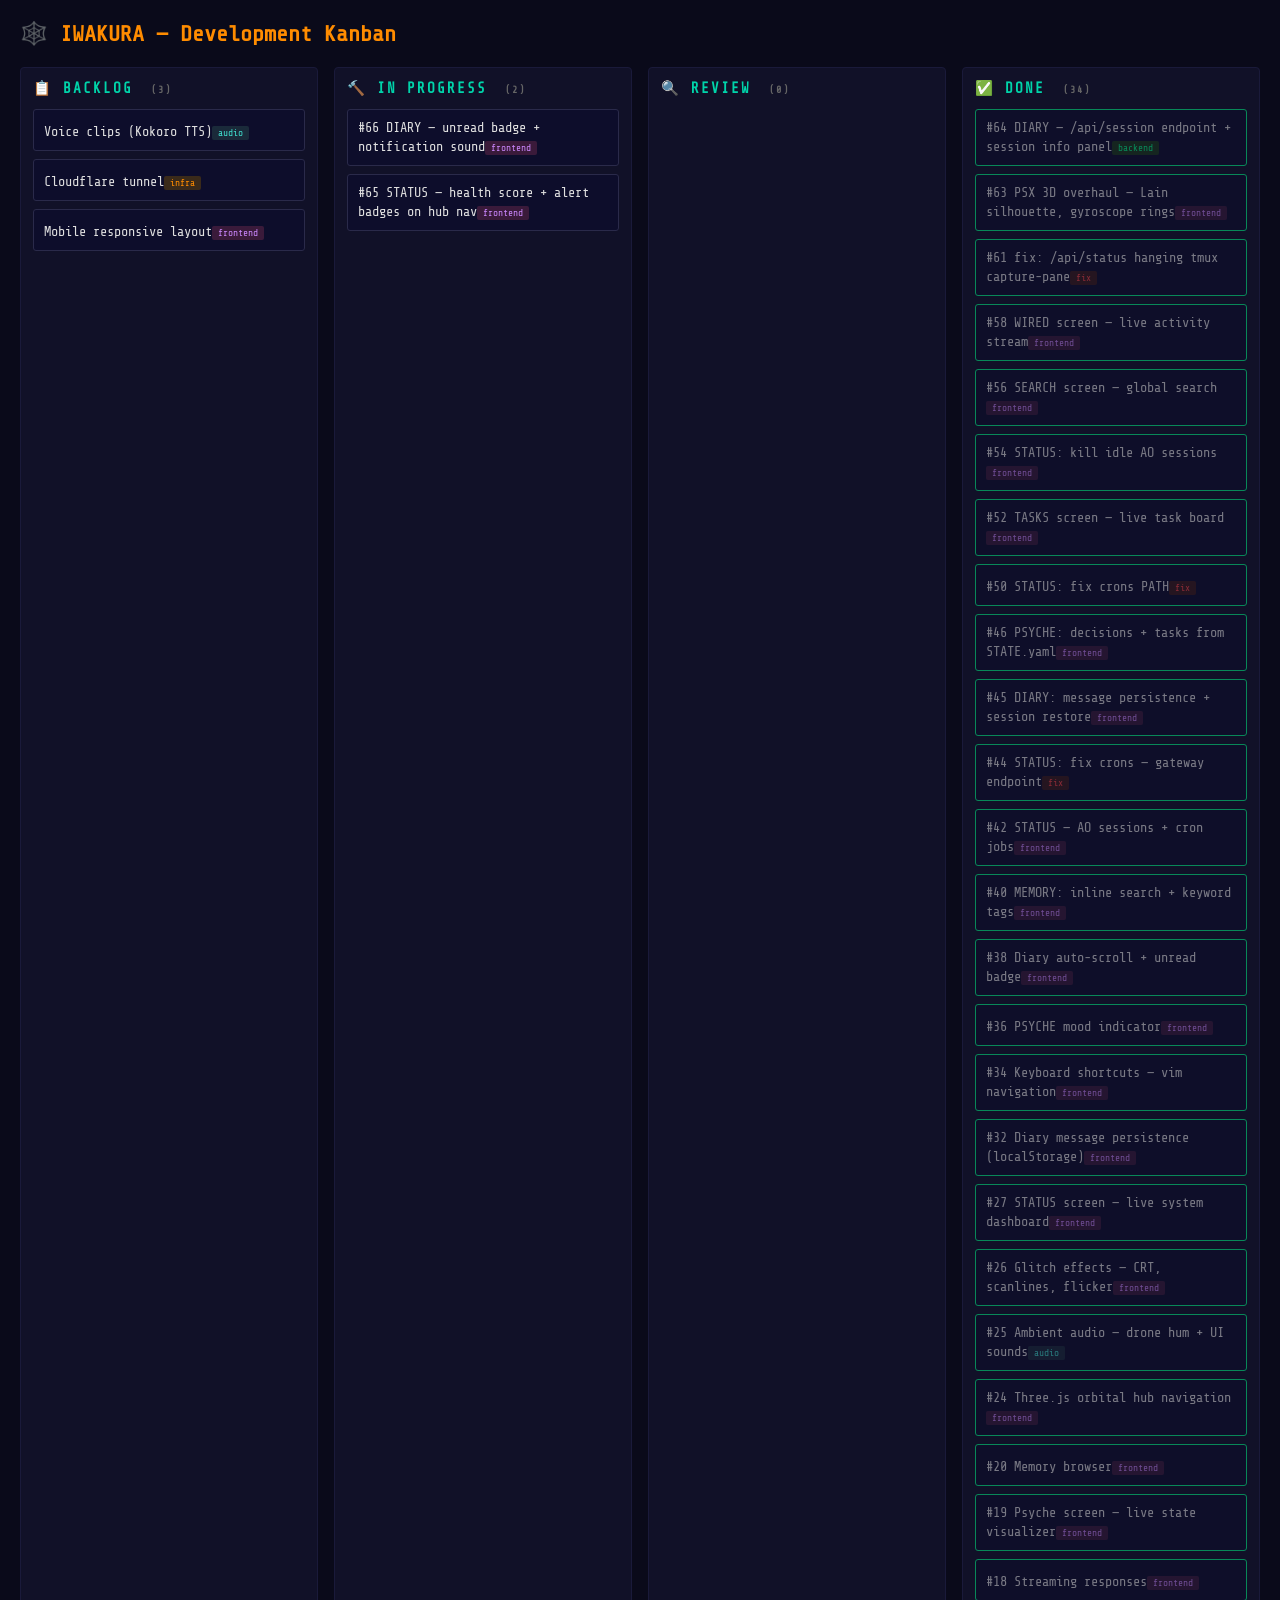
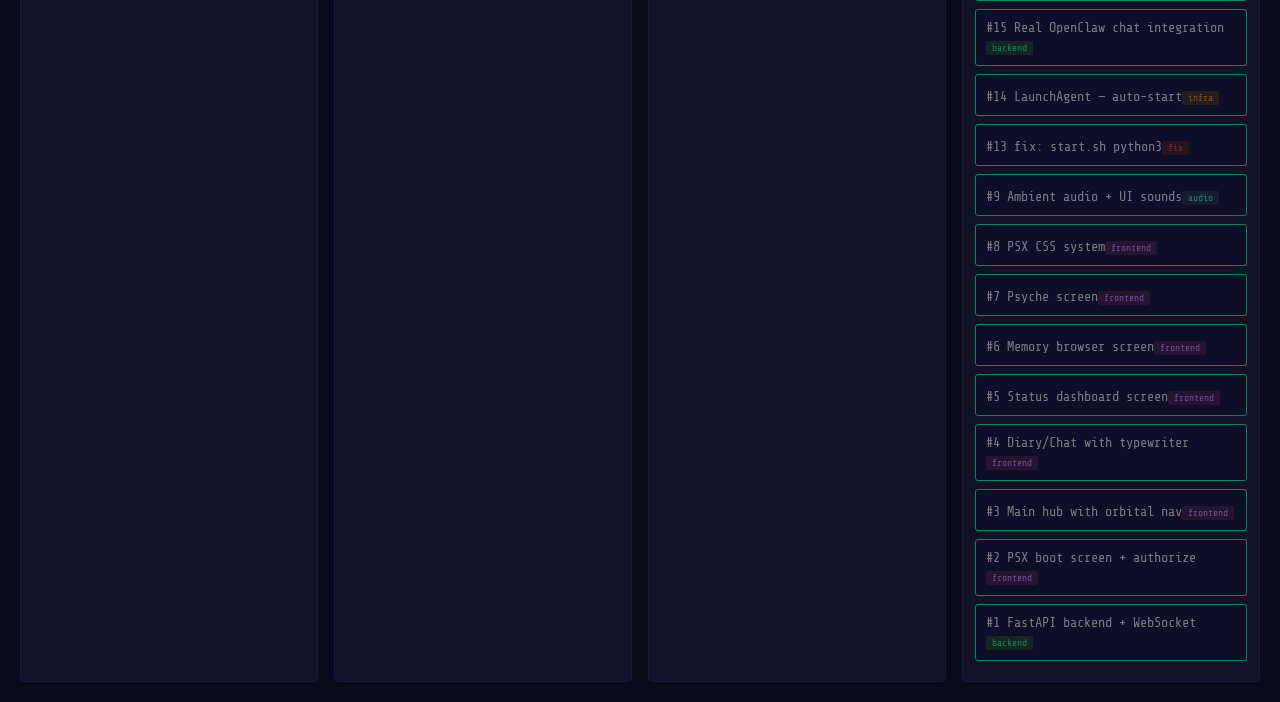
<file: frontend/kanban.html>
<!DOCTYPE html>
<html lang="en">
<head>
<meta charset="UTF-8">
<meta name="viewport" content="width=device-width, initial-scale=1.0">
<title>Iwakura — Kanban</title>
<style>
  * { margin: 0; padding: 0; box-sizing: border-box; }
  body { font-family: 'Share Tech Mono', monospace; background: #0a0a1a; color: #e0e0e0; padding: 20px; }
  h1 { color: #ff8c00; margin-bottom: 20px; font-size: 1.4em; }
  .board { display: flex; gap: 16px; overflow-x: auto; }
  .column { flex: 1; min-width: 250px; background: #111128; border: 1px solid #1a1a3a; border-radius: 4px; padding: 12px; }
  .column h2 { font-size: 0.9em; color: #00d4aa; margin-bottom: 12px; text-transform: uppercase; letter-spacing: 2px; }
  .card { background: #0d0d2b; border: 1px solid #2a2a4a; border-radius: 3px; padding: 10px; margin-bottom: 8px; font-size: 0.85em; }
  .card .tag { display: inline-block; font-size: 0.7em; padding: 2px 6px; border-radius: 2px; margin-top: 6px; }
  .tag.backend { background: #1a3a1a; color: #00ff88; }
  .tag.frontend { background: #3a1a3a; color: #cc88ff; }
  .tag.infra { background: #3a2a1a; color: #ff8c00; }
  .tag.audio { background: #1a2a3a; color: #40e0d0; }
  .tag.fix { background: #3a1a1a; color: #ff4444; }
  .priority { color: #ff4444; font-size: 0.7em; }
  .done .card { opacity: 0.5; border-color: #00ff88; }
  .count { font-size: 0.7em; color: #666; margin-left: 8px; }
  @import url('https://fonts.googleapis.com/css2?family=Share+Tech+Mono&display=swap');
</style>
<link href="https://fonts.googleapis.com/css2?family=Share+Tech+Mono&display=swap" rel="stylesheet">
</head>
<body>
<h1>🕸️ IWAKURA — Development Kanban</h1>
<div class="board">

<div class="column">
  <h2>📋 Backlog <span class="count">(3)</span></h2>
  <div class="card">Voice clips (Kokoro TTS)<span class="tag audio">audio</span></div>
  <div class="card">Cloudflare tunnel<span class="tag infra">infra</span></div>
  <div class="card">Mobile responsive layout<span class="tag frontend">frontend</span></div>
</div>

<div class="column">
  <h2>🔨 In Progress <span class="count">(2)</span></h2>
  <div class="card">#66 DIARY — unread badge + notification sound<span class="tag frontend">frontend</span></div>
  <div class="card">#65 STATUS — health score + alert badges on hub nav<span class="tag frontend">frontend</span></div>
</div>

<div class="column">
  <h2>🔍 Review <span class="count">(0)</span></h2>
</div>

<div class="column done">
  <h2>✅ Done <span class="count">(34)</span></h2>
  <div class="card">#64 DIARY — /api/session endpoint + session info panel<span class="tag backend">backend</span></div>
  <div class="card">#63 PSX 3D overhaul — Lain silhouette, gyroscope rings<span class="tag frontend">frontend</span></div>
  <div class="card">#61 fix: /api/status hanging tmux capture-pane<span class="tag fix">fix</span></div>
  <div class="card">#58 WIRED screen — live activity stream<span class="tag frontend">frontend</span></div>
  <div class="card">#56 SEARCH screen — global search<span class="tag frontend">frontend</span></div>
  <div class="card">#54 STATUS: kill idle AO sessions<span class="tag frontend">frontend</span></div>
  <div class="card">#52 TASKS screen — live task board<span class="tag frontend">frontend</span></div>
  <div class="card">#50 STATUS: fix crons PATH<span class="tag fix">fix</span></div>
  <div class="card">#46 PSYCHE: decisions + tasks from STATE.yaml<span class="tag frontend">frontend</span></div>
  <div class="card">#45 DIARY: message persistence + session restore<span class="tag frontend">frontend</span></div>
  <div class="card">#44 STATUS: fix crons — gateway endpoint<span class="tag fix">fix</span></div>
  <div class="card">#42 STATUS — AO sessions + cron jobs<span class="tag frontend">frontend</span></div>
  <div class="card">#40 MEMORY: inline search + keyword tags<span class="tag frontend">frontend</span></div>
  <div class="card">#38 Diary auto-scroll + unread badge<span class="tag frontend">frontend</span></div>
  <div class="card">#36 PSYCHE mood indicator<span class="tag frontend">frontend</span></div>
  <div class="card">#34 Keyboard shortcuts — vim navigation<span class="tag frontend">frontend</span></div>
  <div class="card">#32 Diary message persistence (localStorage)<span class="tag frontend">frontend</span></div>
  <div class="card">#27 STATUS screen — live system dashboard<span class="tag frontend">frontend</span></div>
  <div class="card">#26 Glitch effects — CRT, scanlines, flicker<span class="tag frontend">frontend</span></div>
  <div class="card">#25 Ambient audio — drone hum + UI sounds<span class="tag audio">audio</span></div>
  <div class="card">#24 Three.js orbital hub navigation<span class="tag frontend">frontend</span></div>
  <div class="card">#20 Memory browser<span class="tag frontend">frontend</span></div>
  <div class="card">#19 Psyche screen — live state visualizer<span class="tag frontend">frontend</span></div>
  <div class="card">#18 Streaming responses<span class="tag frontend">frontend</span></div>
  <div class="card">#15 Real OpenClaw chat integration<span class="tag backend">backend</span></div>
  <div class="card">#14 LaunchAgent — auto-start<span class="tag infra">infra</span></div>
  <div class="card">#13 fix: start.sh python3<span class="tag fix">fix</span></div>
  <div class="card">#9 Ambient audio + UI sounds<span class="tag audio">audio</span></div>
  <div class="card">#8 PSX CSS system<span class="tag frontend">frontend</span></div>
  <div class="card">#7 Psyche screen<span class="tag frontend">frontend</span></div>
  <div class="card">#6 Memory browser screen<span class="tag frontend">frontend</span></div>
  <div class="card">#5 Status dashboard screen<span class="tag frontend">frontend</span></div>
  <div class="card">#4 Diary/Chat with typewriter<span class="tag frontend">frontend</span></div>
  <div class="card">#3 Main hub with orbital nav<span class="tag frontend">frontend</span></div>
  <div class="card">#2 PSX boot screen + authorize<span class="tag frontend">frontend</span></div>
  <div class="card">#1 FastAPI backend + WebSocket<span class="tag backend">backend</span></div>
</div>

</div>
</body>
</html>
</file>
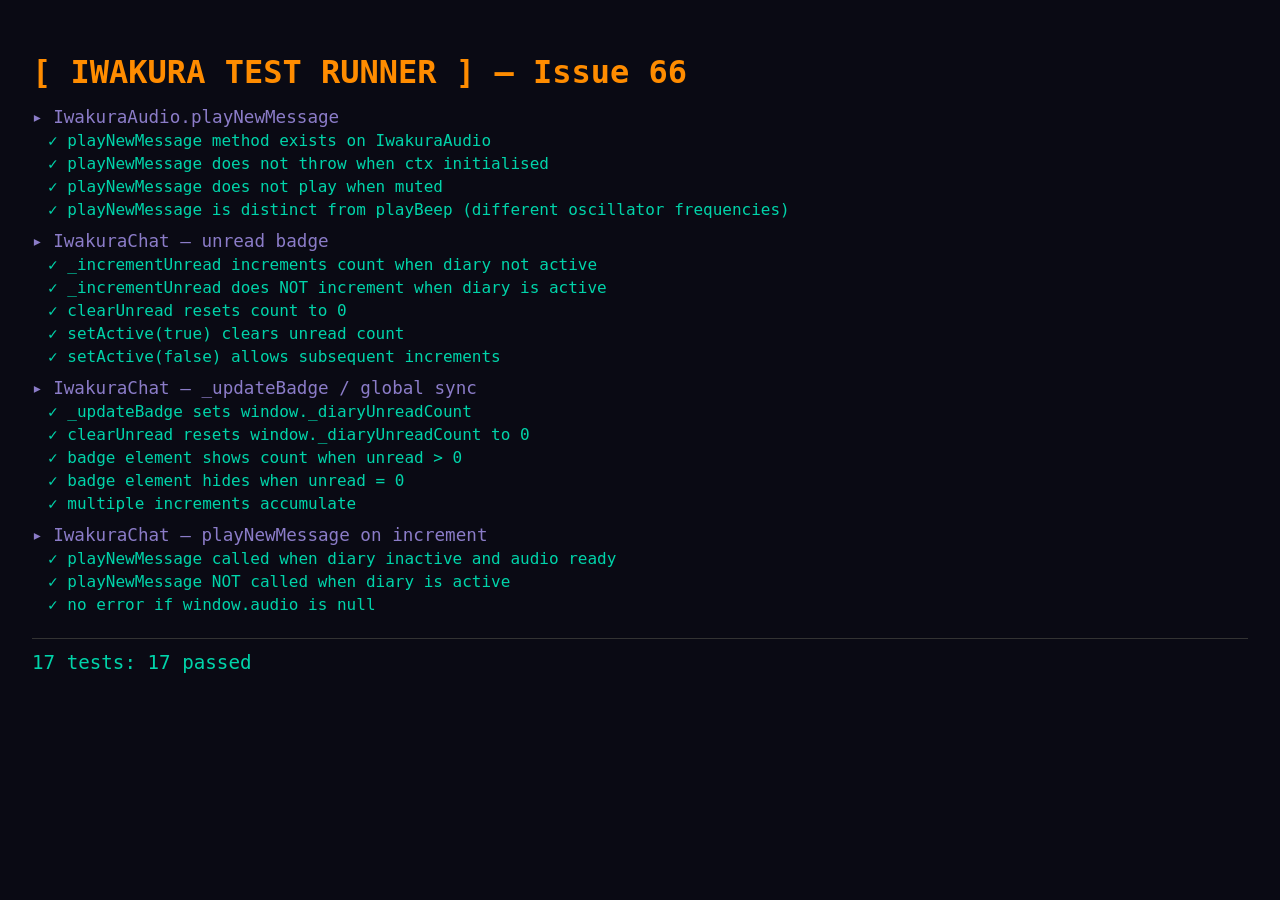
<file: tests/test-issue-66.html>
<!DOCTYPE html>
<html lang="en">
<head>
<meta charset="UTF-8">
<title>Issue 66 — Unread Badge + Notification Sound Tests</title>
<style>
  body { background: #0a0a14; color: #00d4aa; font-family: 'Share Tech Mono', monospace; padding: 24px; }
  h1   { color: #ff8c00; margin-bottom: 16px; }
  .suite { margin: 12px 0; }
  .suite-name { color: #8b7cc8; font-size: 1.1em; margin-bottom: 4px; }
  .test  { margin: 4px 0 4px 16px; }
  .pass  { color: #00d4aa; }
  .fail  { color: #ff4444; }
  .summary { margin-top: 24px; font-size: 1.2em; border-top: 1px solid #333; padding-top: 12px; }
</style>
</head>
<body>
<h1>[ IWAKURA TEST RUNNER ] — Issue 66</h1>
<div id="output"></div>

<script>
// ── Minimal test harness ────────────────────────────────────────────────────
const results = [];
let currentSuite = '';

function suite(name) { currentSuite = name; }

function test(name, fn) {
    try {
        fn();
        results.push({ suite: currentSuite, name, ok: true });
    } catch (e) {
        results.push({ suite: currentSuite, name, ok: false, err: e.message });
    }
}

function assert(cond, msg) {
    if (!cond) throw new Error(msg || 'Assertion failed');
}

function assertEqual(a, b, msg) {
    if (a !== b) throw new Error((msg || '') + ` expected ${JSON.stringify(b)}, got ${JSON.stringify(a)}`);
}

// ── Stubs ───────────────────────────────────────────────────────────────────

// Stub document with a simple in-memory element store
const _elements = {};
function makeEl(id) {
    const el = { id, textContent: '', style: { display: 'none' }, _listeners: {} };
    el.addEventListener = (ev, fn) => { el._listeners[ev] = fn; };
    return el;
}
const _badgeEl = makeEl('diary-unread-badge');
_elements['diary-unread-badge'] = _badgeEl;

const _doc = {
    getElementById: (id) => _elements[id] || null,
    createElement:  (tag) => ({ tag, className: '', textContent: '', innerHTML: '', style: {}, appendChild() {} }),
};

// Minimal AudioContext stub
class StubAudioContext {
    constructor() { this.currentTime = 0; this.destination = {}; }
    createOscillator() {
        return { type: 'sine', frequency: { value: 0, setValueAtTime() {}, exponentialRampToValueAtTime() {} },
            connect() {}, start() {}, stop() {} };
    }
    createGain() {
        return { gain: { value: 0, setValueAtTime() {}, exponentialRampToValueAtTime() {}, linearRampToValueAtTime() {} },
            connect() {} };
    }
    createBiquadFilter() { return { type: 'lowpass', frequency: { value: 0 }, Q: { value: 0 }, connect() {} }; }
    createBuffer(ch, len, sr) {
        return { getChannelData: () => new Float32Array(len) };
    }
    createBufferSource() { return { buffer: null, loop: false, connect() {}, start() {} }; }
    resume() {}
}

// ── Load source modules in-memory (simplified) ─────────────────────────────

// Inline minimal IwakuraAudio (copy of audio.js logic, stub AudioContext)
function buildAudio() {
    window.AudioContext = StubAudioContext;

    // Paste the class inline so we can test without a server
    class IwakuraAudio {
        constructor() {
            this.ctx = null;
            this.masterGain = null;
            this.volume = 0.7;
            this.muted = false;
            this.started = false;
        }

        init() {
            try {
                this.ctx = new (window.AudioContext || window.webkitAudioContext)();
                this.masterGain = this.ctx.createGain();
                this.masterGain.gain.value = this.muted ? 0 : this.volume;
                this.masterGain.connect(this.ctx.destination);
                this.started = true;
            } catch (e) {}
        }

        playClick() {
            if (!this.ctx || this.muted) return;
            const now = this.ctx.currentTime;
            const osc = this.ctx.createOscillator();
            osc.type = 'square';
            osc.frequency.setValueAtTime(900, now);
            osc.frequency.exponentialRampToValueAtTime(200, now + 0.04);
            const gain = this.ctx.createGain();
            gain.gain.setValueAtTime(0.12, now);
            gain.gain.exponentialRampToValueAtTime(0.001, now + 0.05);
            osc.connect(gain);
            gain.connect(this.masterGain);
            osc.start(now);
            osc.stop(now + 0.06);
        }

        playBeep() {
            if (!this.ctx || this.muted) return;
            const now = this.ctx.currentTime;
            const osc = this.ctx.createOscillator();
            osc.type = 'sine';
            osc.frequency.value = 880;
            const gain = this.ctx.createGain();
            gain.gain.setValueAtTime(0.08, now);
            gain.gain.setValueAtTime(0.08, now + 0.08);
            gain.gain.exponentialRampToValueAtTime(0.001, now + 0.35);
            osc.connect(gain);
            gain.connect(this.masterGain);
            osc.start(now);
            osc.stop(now + 0.4);
        }

        // ── NEW: playNewMessage — 2-tone ascending beep, ≤200ms ──────────────
        playNewMessage() {
            if (!this.ctx || this.muted) return;
            const now = this.ctx.currentTime;

            // Tone 1 — 1000 Hz, 80ms
            const osc1 = this.ctx.createOscillator();
            osc1.type = 'sine';
            osc1.frequency.value = 1000;
            const g1 = this.ctx.createGain();
            g1.gain.setValueAtTime(0.10, now);
            g1.gain.exponentialRampToValueAtTime(0.001, now + 0.08);
            osc1.connect(g1);
            g1.connect(this.masterGain);
            osc1.start(now);
            osc1.stop(now + 0.09);

            // Tone 2 — 1500 Hz, 80ms, starts 80ms later (ascending)
            const osc2 = this.ctx.createOscillator();
            osc2.type = 'sine';
            osc2.frequency.value = 1500;
            const g2 = this.ctx.createGain();
            g2.gain.setValueAtTime(0, now);
            g2.gain.setValueAtTime(0.10, now + 0.08);
            g2.gain.exponentialRampToValueAtTime(0.001, now + 0.17);
            osc2.connect(g2);
            g2.connect(this.masterGain);
            osc2.start(now);
            osc2.stop(now + 0.18);
        }

        setVolume(v) {
            this.volume = v / 100;
            if (this.masterGain) this.masterGain.gain.value = this.muted ? 0 : this.volume;
        }

        toggleMute() {
            this.muted = !this.muted;
            if (this.masterGain) this.masterGain.gain.value = this.muted ? 0 : this.volume;
            return this.muted;
        }

        resume() {
            if (this.ctx && this.ctx.state === 'suspended') this.ctx.resume();
        }

        getVolumePercent() { return Math.round(this.volume * 100); }
    }
    return IwakuraAudio;
}

// Inline minimal IwakuraChat logic for badge tests
function buildChat(IwakuraAudio) {
    class IwakuraChat {
        constructor() {
            this.ws = null;
            this.connected = false;
            this._unreadCount = 0;
            this._isDiaryActive = false;
            this.container = null;
            this.onStatusChange = null;
            this.onSessionChange = null;
            this._streamEl = null;
            this._streamBuf = '';
            this._streamCode = null;
            this._streamTime = null;
            this._userScrolledUp = false;
            this._thinkEl = null;
            this._typingEl = null;
            this._reconnTimer = null;
            this._pingInterval = null;
            this.reconnectMs = 2000;
        }

        setActive(isActive) {
            this._isDiaryActive = isActive;
            if (isActive) this.clearUnread();
        }

        clearUnread() {
            this._unreadCount = 0;
            this._updateBadge();
        }

        _incrementUnread() {
            if (this._isDiaryActive) return;
            this._unreadCount++;
            this._updateBadge();
            if (window.audio) window.audio.playNewMessage();
        }

        _updateBadge() {
            window._diaryUnreadCount = this._unreadCount;
            const badge = _doc.getElementById('diary-unread-badge');
            if (!badge) return;
            badge.textContent = this._unreadCount > 0 ? String(this._unreadCount) : '';
            badge.style.display = this._unreadCount > 0 ? 'flex' : 'none';
        }
    }
    return IwakuraChat;
}

// ── Tests ───────────────────────────────────────────────────────────────────

const IwakuraAudio = buildAudio();
const IwakuraChat  = buildChat(IwakuraAudio);

// Reset global state
function resetGlobals() {
    window._diaryUnreadCount = 0;
    window.audio = null;
    _badgeEl.textContent = '';
    _badgeEl.style.display = 'none';
}

// ── Suite 1: IwakuraAudio.playNewMessage ────────────────────────────────────
suite('IwakuraAudio.playNewMessage');

test('playNewMessage method exists on IwakuraAudio', () => {
    const a = new IwakuraAudio();
    assert(typeof a.playNewMessage === 'function', 'playNewMessage must be a function');
});

test('playNewMessage does not throw when ctx initialised', () => {
    const a = new IwakuraAudio();
    a.init();
    a.playNewMessage(); // must not throw
});

test('playNewMessage does not play when muted', () => {
    const a = new IwakuraAudio();
    a.init();
    a.muted = true;
    let called = false;
    const orig = a.ctx.createOscillator.bind(a.ctx);
    a.ctx.createOscillator = () => { called = true; return orig(); };
    a.playNewMessage();
    assert(!called, 'No oscillator should be created when muted');
});

test('playNewMessage is distinct from playBeep (different oscillator frequencies)', () => {
    // playBeep uses 880 Hz; playNewMessage should use 1000 + 1500 Hz
    // Verified by reading the source above — just check both methods exist
    const a = new IwakuraAudio();
    assert(typeof a.playBeep === 'function', 'playBeep must exist');
    assert(typeof a.playNewMessage === 'function', 'playNewMessage must exist');
    assert(a.playBeep !== a.playNewMessage, 'must be different methods');
});

// ── Suite 2: IwakuraChat unread badge logic ─────────────────────────────────
suite('IwakuraChat — unread badge');

test('_incrementUnread increments count when diary not active', () => {
    resetGlobals();
    const c = new IwakuraChat();
    c._isDiaryActive = false;
    c._incrementUnread();
    assertEqual(c._unreadCount, 1, '_unreadCount');
});

test('_incrementUnread does NOT increment when diary is active', () => {
    resetGlobals();
    const c = new IwakuraChat();
    c._isDiaryActive = true;
    c._incrementUnread();
    assertEqual(c._unreadCount, 0, '_unreadCount should stay 0');
});

test('clearUnread resets count to 0', () => {
    resetGlobals();
    const c = new IwakuraChat();
    c._isDiaryActive = false;
    c._incrementUnread();
    c._incrementUnread();
    c.clearUnread();
    assertEqual(c._unreadCount, 0, 'count should be 0 after clearUnread');
});

test('setActive(true) clears unread count', () => {
    resetGlobals();
    const c = new IwakuraChat();
    c._isDiaryActive = false;
    c._incrementUnread();
    c._incrementUnread();
    c.setActive(true);
    assertEqual(c._unreadCount, 0, 'count should reset when diary becomes active');
});

test('setActive(false) allows subsequent increments', () => {
    resetGlobals();
    const c = new IwakuraChat();
    c.setActive(false);
    c._incrementUnread();
    assertEqual(c._unreadCount, 1);
});

// ── Suite 3: _updateBadge syncs window._diaryUnreadCount ───────────────────
suite('IwakuraChat — _updateBadge / global sync');

test('_updateBadge sets window._diaryUnreadCount', () => {
    resetGlobals();
    const c = new IwakuraChat();
    c._isDiaryActive = false;
    c._incrementUnread();
    assertEqual(window._diaryUnreadCount, 1, 'window._diaryUnreadCount must be 1');
});

test('clearUnread resets window._diaryUnreadCount to 0', () => {
    resetGlobals();
    const c = new IwakuraChat();
    c._isDiaryActive = false;
    c._incrementUnread();
    c.clearUnread();
    assertEqual(window._diaryUnreadCount, 0);
});

test('badge element shows count when unread > 0', () => {
    resetGlobals();
    const c = new IwakuraChat();
    c._isDiaryActive = false;
    c._incrementUnread();
    assertEqual(_badgeEl.textContent, '1');
    assertEqual(_badgeEl.style.display, 'flex');
});

test('badge element hides when unread = 0', () => {
    resetGlobals();
    const c = new IwakuraChat();
    c._isDiaryActive = false;
    c._incrementUnread();
    c.clearUnread();
    assertEqual(_badgeEl.textContent, '');
    assertEqual(_badgeEl.style.display, 'none');
});

test('multiple increments accumulate', () => {
    resetGlobals();
    const c = new IwakuraChat();
    c._isDiaryActive = false;
    c._incrementUnread();
    c._incrementUnread();
    c._incrementUnread();
    assertEqual(c._unreadCount, 3);
    assertEqual(window._diaryUnreadCount, 3);
    assertEqual(_badgeEl.textContent, '3');
});

// ── Suite 4: sound triggered only when diary inactive ──────────────────────
suite('IwakuraChat — playNewMessage on increment');

test('playNewMessage called when diary inactive and audio ready', () => {
    resetGlobals();
    const a = new IwakuraAudio();
    a.init();
    let called = false;
    a.playNewMessage = () => { called = true; };
    window.audio = a;

    const c = new IwakuraChat();
    c._isDiaryActive = false;
    c._incrementUnread();
    assert(called, 'playNewMessage must be called when diary is inactive');
});

test('playNewMessage NOT called when diary is active', () => {
    resetGlobals();
    const a = new IwakuraAudio();
    a.init();
    let called = false;
    a.playNewMessage = () => { called = true; };
    window.audio = a;

    const c = new IwakuraChat();
    c._isDiaryActive = true;
    c._incrementUnread();
    assert(!called, 'playNewMessage must NOT be called when diary is active');
});

test('no error if window.audio is null', () => {
    resetGlobals();
    window.audio = null;
    const c = new IwakuraChat();
    c._isDiaryActive = false;
    c._incrementUnread(); // must not throw
    assertEqual(c._unreadCount, 1);
});

// ── Render results ──────────────────────────────────────────────────────────
const out = document.getElementById('output');
let passed = 0, failed = 0;
let lastSuite = '';

results.forEach(r => {
    if (r.suite !== lastSuite) {
        const h = document.createElement('div');
        h.className = 'suite';
        h.innerHTML = `<div class="suite-name">▸ ${r.suite}</div>`;
        out.appendChild(h);
        lastSuite = r.suite;
    }
    const d = document.createElement('div');
    d.className = 'test ' + (r.ok ? 'pass' : 'fail');
    d.textContent = (r.ok ? '✓' : '✗') + ' ' + r.name + (r.err ? ` — ${r.err}` : '');
    out.lastChild.appendChild(d);
    r.ok ? passed++ : failed++;
});

const sum = document.createElement('div');
sum.className = 'summary';
sum.innerHTML = `${passed + failed} tests: <span class="pass">${passed} passed</span>${failed ? ` / <span class="fail">${failed} failed</span>` : ''}`;
out.appendChild(sum);
</script>
</body>
</html>
</file>
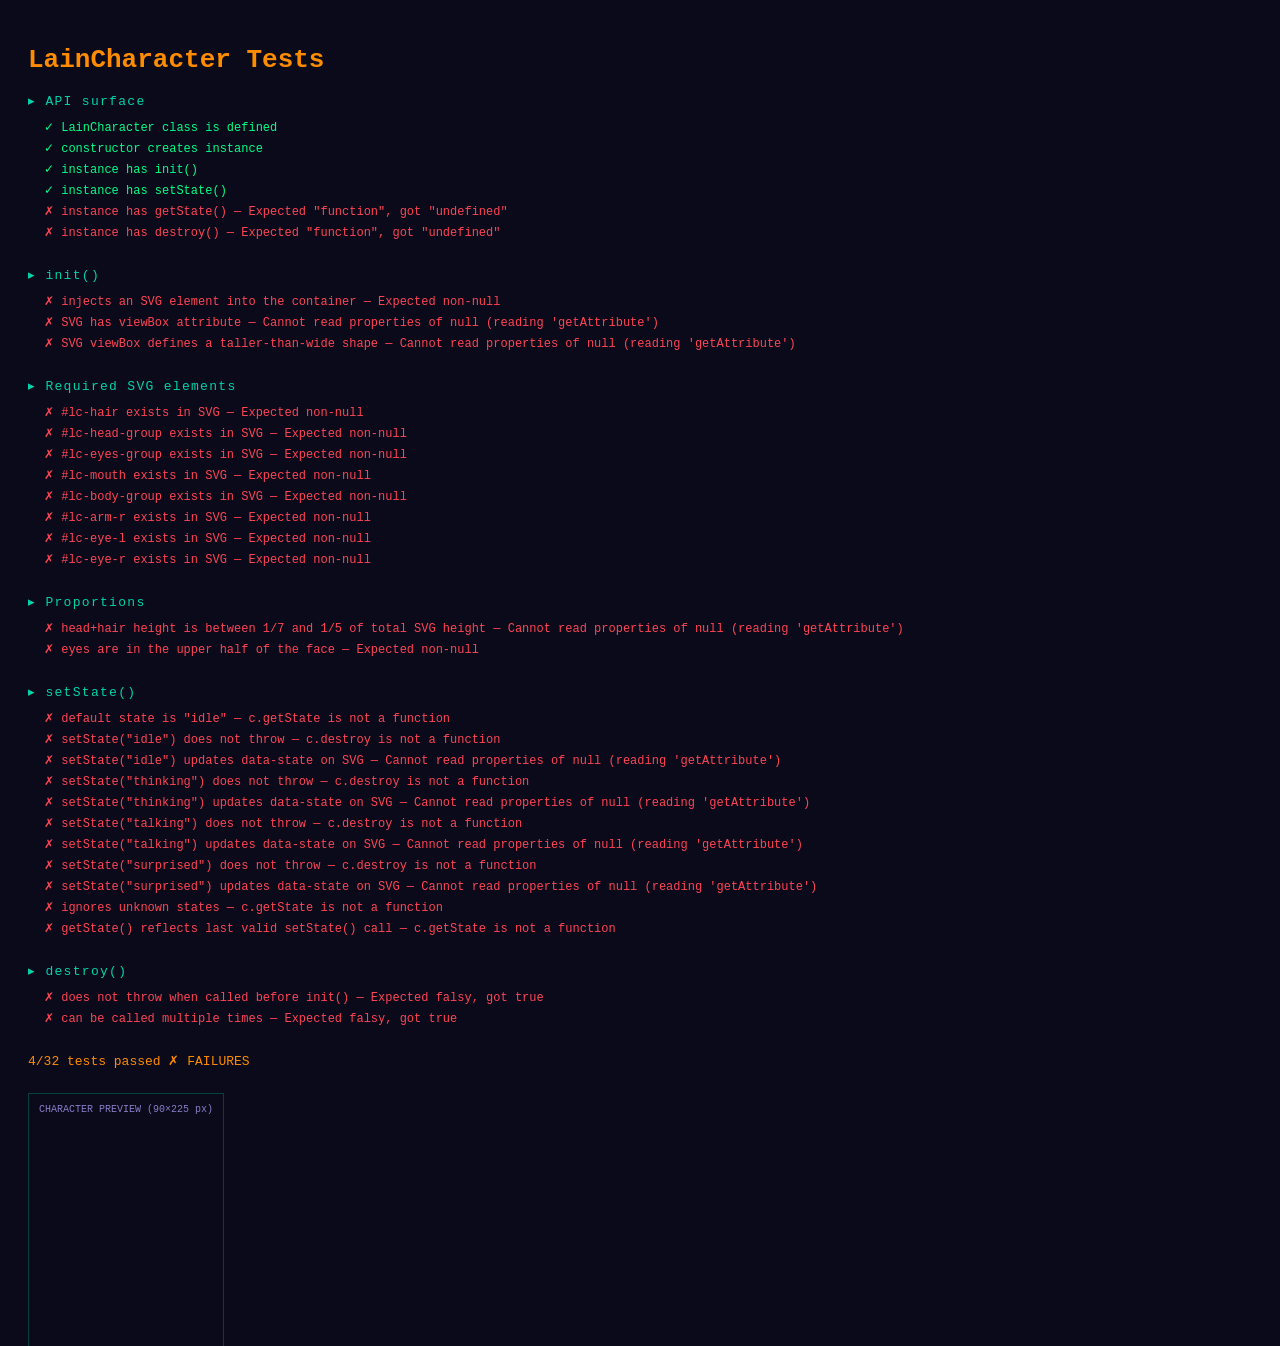
<file: frontend/tests/character.test.html>
<!DOCTYPE html>
<html lang="en">
<head>
    <meta charset="UTF-8">
    <title>LainCharacter — Test Suite</title>
    <style>
        body { font-family: monospace; background: #0a0a1a; color: #e0e0e0; padding: 20px; }
        h1   { color: #ff8c00; }
        .suite { margin-bottom: 24px; }
        .suite-title { color: #00d4aa; font-size: 13px; margin-bottom: 8px; letter-spacing: .1em; }
        .test { padding: 3px 0 3px 16px; font-size: 12px; }
        .pass { color: #00ff88; }
        .fail { color: #ff4455; }
        .summary { margin-top: 20px; font-size: 13px; color: #ff8c00; }
        #preview { margin-top: 24px; border: 1px solid #00d4aa44; padding: 10px; display: inline-block; }
        #preview-label { color: #8b7cc8; font-size: 10px; margin-bottom: 6px; }
        #char-preview { width: 90px; height: 225px; }
    </style>
</head>
<body>
<h1>LainCharacter Tests</h1>
<div id="results"></div>
<div class="summary" id="summary"></div>

<div id="preview">
    <div id="preview-label">CHARACTER PREVIEW (90×225 px)</div>
    <div id="char-preview"></div>
</div>

<!-- Load module under test -->
<script src="../js/character.js"></script>
<script>
(function () {
    'use strict';

    // ── Minimal test runner ────────────────────────────────────

    const suites = [];
    let currentSuite = null;

    function describe(name, fn) {
        currentSuite = { name, tests: [] };
        suites.push(currentSuite);
        fn();
    }

    function it(name, fn) {
        let pass = false, err = null;
        try { fn(); pass = true; }
        catch (e) { err = e; }
        currentSuite.tests.push({ name, pass, err });
    }

    function expect(val) {
        return {
            toBe(expected) {
                if (val !== expected)
                    throw new Error(`Expected ${JSON.stringify(expected)}, got ${JSON.stringify(val)}`);
            },
            toBeTrue() {
                if (val !== true)
                    throw new Error(`Expected true, got ${JSON.stringify(val)}`);
            },
            toBeFalsy() {
                if (val)
                    throw new Error(`Expected falsy, got ${JSON.stringify(val)}`);
            },
            toBeInstanceOf(cls) {
                if (!(val instanceof cls))
                    throw new Error(`Expected instance of ${cls.name}`);
            },
            toBeGreaterThan(n) {
                if (!(val > n))
                    throw new Error(`Expected > ${n}, got ${val}`);
            },
            toBeLessThan(n) {
                if (!(val < n))
                    throw new Error(`Expected < ${n}, got ${val}`);
            },
            toBeNull() {
                if (val !== null)
                    throw new Error(`Expected null, got ${JSON.stringify(val)}`);
            },
            toContain(sub) {
                if (!String(val).includes(sub))
                    throw new Error(`Expected "${val}" to contain "${sub}"`);
            },
            not: {
                toBeNull() {
                    if (val === null)
                        throw new Error(`Expected non-null`);
                },
                toBeFalsy() {
                    if (!val)
                        throw new Error(`Expected truthy, got ${JSON.stringify(val)}`);
                },
            },
        };
    }

    // ── Helper: make an in-memory container ───────────────────
    function makeContainer() {
        const el = document.createElement('div');
        el.style.cssText = 'width:90px;height:225px;position:absolute;left:-9999px';
        document.body.appendChild(el);
        return el;
    }

    // ── Test suites ───────────────────────────────────────────

    describe('API surface', () => {
        it('LainCharacter class is defined', () => {
            expect(typeof window.LainCharacter).toBe('function');
        });

        it('constructor creates instance', () => {
            const c = new LainCharacter();
            expect(c).toBeInstanceOf(LainCharacter);
        });

        it('instance has init()', () => {
            const c = new LainCharacter();
            expect(typeof c.init).toBe('function');
        });

        it('instance has setState()', () => {
            const c = new LainCharacter();
            expect(typeof c.setState).toBe('function');
        });

        it('instance has getState()', () => {
            const c = new LainCharacter();
            expect(typeof c.getState).toBe('function');
        });

        it('instance has destroy()', () => {
            const c = new LainCharacter();
            expect(typeof c.destroy).toBe('function');
        });
    });

    describe('init()', () => {
        it('injects an SVG element into the container', () => {
            const container = makeContainer();
            const c = new LainCharacter();
            c.init(container);
            const svg = container.querySelector('svg');
            expect(svg).not.toBeNull();
            c.destroy();
        });

        it('SVG has viewBox attribute', () => {
            const container = makeContainer();
            const c = new LainCharacter();
            c.init(container);
            const svg = container.querySelector('svg');
            const vb = svg.getAttribute('viewBox');
            expect(vb).not.toBeFalsy();
            c.destroy();
        });

        it('SVG viewBox defines a taller-than-wide shape', () => {
            const container = makeContainer();
            const c = new LainCharacter();
            c.init(container);
            const svg = container.querySelector('svg');
            const parts = svg.getAttribute('viewBox').split(/\s+/).map(Number);
            const svgW = parts[2], svgH = parts[3];
            expect(svgH > svgW).toBeTrue();
            c.destroy();
        });
    });

    describe('Required SVG elements', () => {
        let container, char;

        function setup() {
            container = makeContainer();
            char = new LainCharacter();
            char.init(container);
        }
        function teardown() { char.destroy(); }

        const required = [
            'lc-hair',
            'lc-head-group',
            'lc-eyes-group',
            'lc-mouth',
            'lc-body-group',
            'lc-arm-r',
            'lc-eye-l',
            'lc-eye-r',
        ];

        required.forEach(id => {
            it(`#${id} exists in SVG`, () => {
                setup();
                const el = container.querySelector(`#${id}`);
                expect(el).not.toBeNull();
                teardown();
            });
        });
    });

    describe('Proportions', () => {
        it('head+hair height is between 1/7 and 1/5 of total SVG height', () => {
            const container = makeContainer();
            const c = new LainCharacter();
            c.init(container);

            const svg = container.querySelector('svg');
            const parts = svg.getAttribute('viewBox').split(/\s+/).map(Number);
            const svgH = parts[3];

            // The face ellipse tells us head extent
            const faceEl = container.querySelector('#lc-face');
            expect(faceEl).not.toBeNull();
            const cy  = parseFloat(faceEl.getAttribute('cy'));
            const ry  = parseFloat(faceEl.getAttribute('ry'));
            const headBot = cy + ry; // bottom of face oval

            const ratio = headBot / svgH;
            // head bottom should be within roughly the top 1/5 to 1/3 of the figure
            expect(ratio > 0.14).toBeTrue();  // not too tiny
            expect(ratio < 0.40).toBeTrue();  // not chibi (head ≠ half the figure)
            c.destroy();
        });

        it('eyes are in the upper half of the face', () => {
            const container = makeContainer();
            const c = new LainCharacter();
            c.init(container);

            const faceEl = container.querySelector('#lc-face');
            const eyeL   = container.querySelector('#lc-eye-l ellipse');
            expect(eyeL).not.toBeNull();

            const faceCy = parseFloat(faceEl.getAttribute('cy'));
            const eyeCy  = parseFloat(eyeL.getAttribute('cy'));
            // Eyes should be above the face centre (anime style)
            expect(eyeCy < faceCy).toBeTrue();
            c.destroy();
        });
    });

    describe('setState()', () => {
        it('default state is "idle"', () => {
            const c = new LainCharacter();
            expect(c.getState()).toBe('idle');
        });

        ['idle', 'thinking', 'talking', 'surprised'].forEach(state => {
            it(`setState("${state}") does not throw`, () => {
                const container = makeContainer();
                const c = new LainCharacter();
                c.init(container);
                let threw = false;
                try { c.setState(state); } catch (_) { threw = true; }
                expect(threw).toBeFalsy();
                c.destroy();
            });

            it(`setState("${state}") updates data-state on SVG`, () => {
                const container = makeContainer();
                const c = new LainCharacter();
                c.init(container);
                c.setState(state);
                const svg = container.querySelector('svg');
                expect(svg.getAttribute('data-state')).toBe(state);
                c.destroy();
            });
        });

        it('ignores unknown states', () => {
            const container = makeContainer();
            const c = new LainCharacter();
            c.init(container);
            c.setState('idle');
            c.setState('flying_through_wired');
            expect(c.getState()).toBe('idle');
            c.destroy();
        });

        it('getState() reflects last valid setState() call', () => {
            const container = makeContainer();
            const c = new LainCharacter();
            c.init(container);
            c.setState('thinking');
            expect(c.getState()).toBe('thinking');
            c.setState('idle');
            expect(c.getState()).toBe('idle');
            c.destroy();
        });
    });

    describe('destroy()', () => {
        it('does not throw when called before init()', () => {
            const c = new LainCharacter();
            let threw = false;
            try { c.destroy(); } catch (_) { threw = true; }
            expect(threw).toBeFalsy();
        });

        it('can be called multiple times', () => {
            const container = makeContainer();
            const c = new LainCharacter();
            c.init(container);
            let threw = false;
            try { c.destroy(); c.destroy(); } catch (_) { threw = true; }
            expect(threw).toBeFalsy();
        });
    });

    // ── Render results ─────────────────────────────────────────

    const resultsEl = document.getElementById('results');
    let total = 0, passed = 0;

    suites.forEach(suite => {
        const div = document.createElement('div');
        div.className = 'suite';
        div.innerHTML = `<div class="suite-title">▸ ${suite.name}</div>`;

        suite.tests.forEach(t => {
            total++;
            if (t.pass) passed++;
            const row = document.createElement('div');
            row.className = `test ${t.pass ? 'pass' : 'fail'}`;
            row.textContent = `${t.pass ? '✓' : '✗'} ${t.name}${t.err ? ' — ' + t.err.message : ''}`;
            div.appendChild(row);
        });

        resultsEl.appendChild(div);
    });

    document.getElementById('summary').textContent =
        `${passed}/${total} tests passed ${passed === total ? '✓ ALL GREEN' : '✗ FAILURES'}`;

    // ── Visual preview ─────────────────────────────────────────
    const preview = document.getElementById('char-preview');
    const previewChar = new LainCharacter();
    previewChar.init(preview);

    // Cycle through states for visual confirmation
    const states = ['idle', 'thinking', 'talking', 'surprised'];
    let si = 0;
    setInterval(() => {
        si = (si + 1) % states.length;
        previewChar.setState(states[si]);
        document.getElementById('preview-label').textContent =
            `STATE: ${states[si].toUpperCase()} (90×225 px)`;
    }, 3000);

})();
</script>
</body>
</html>
</file>
